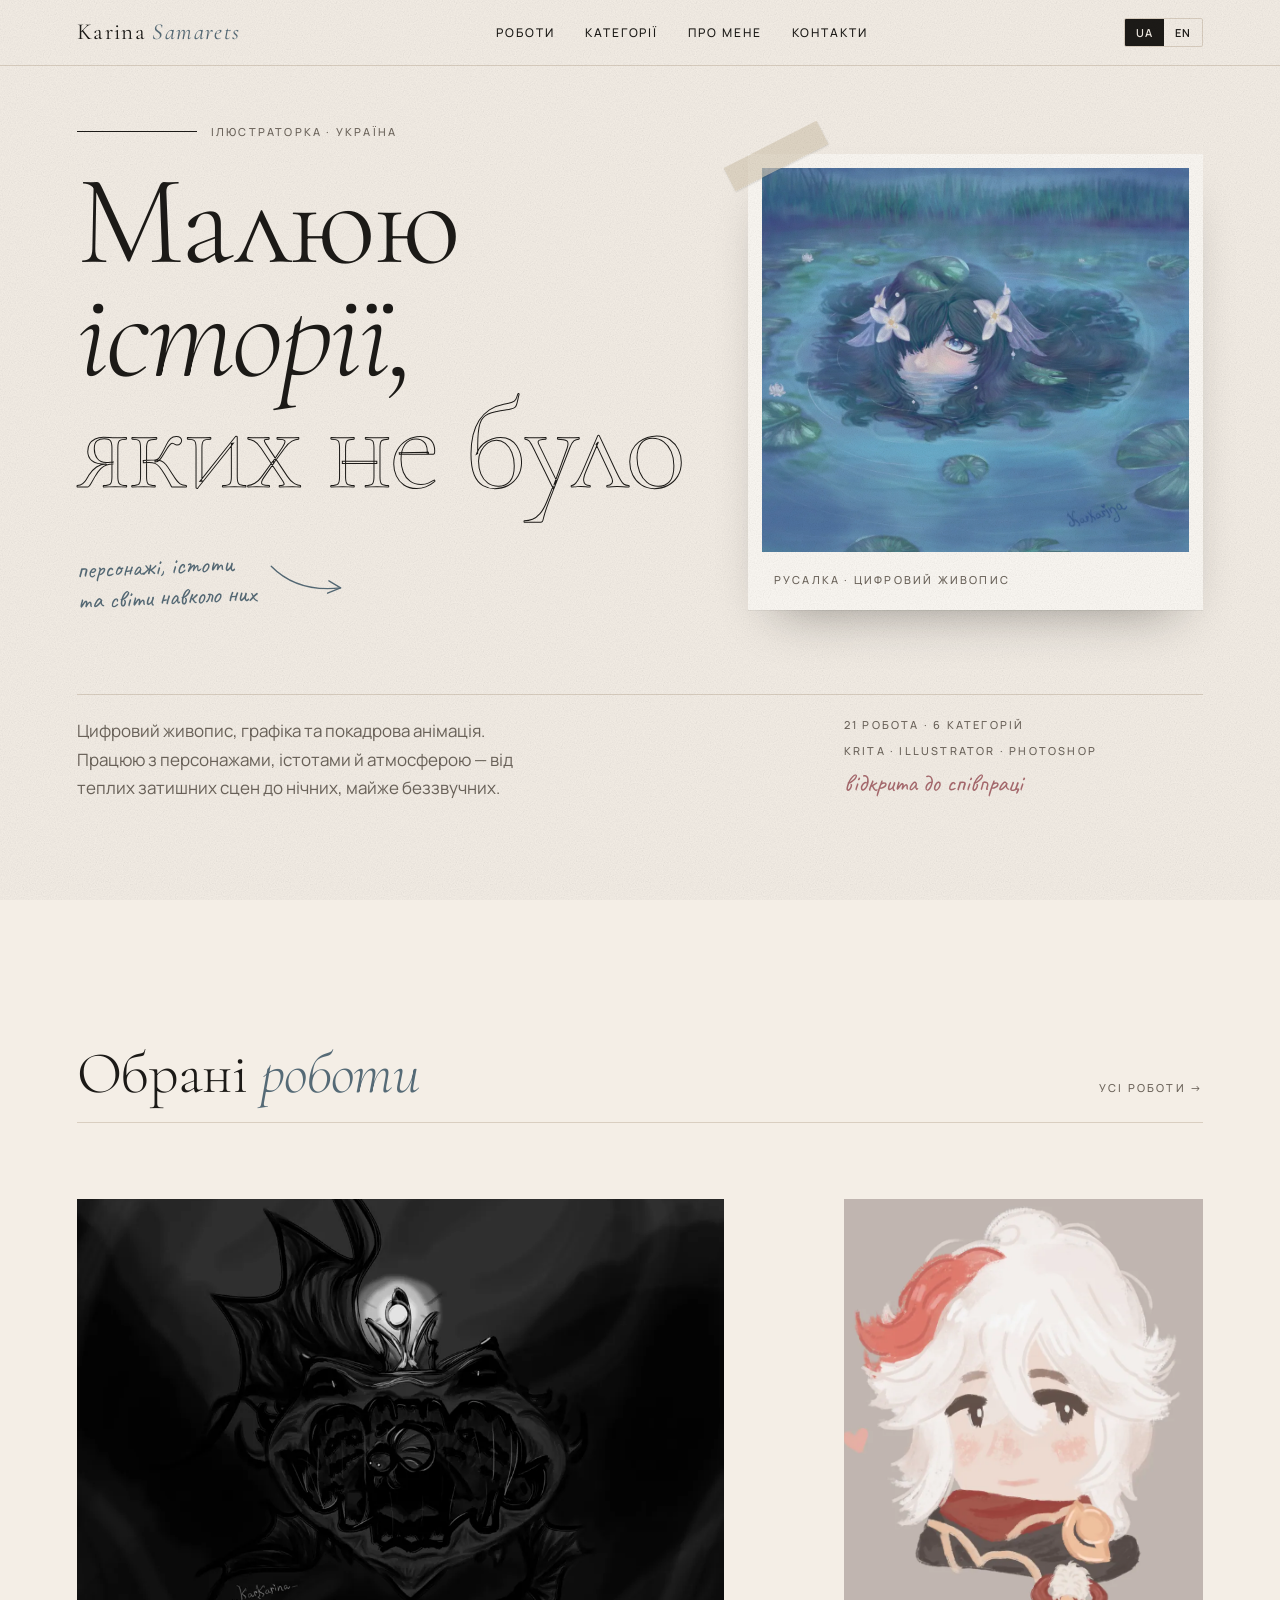
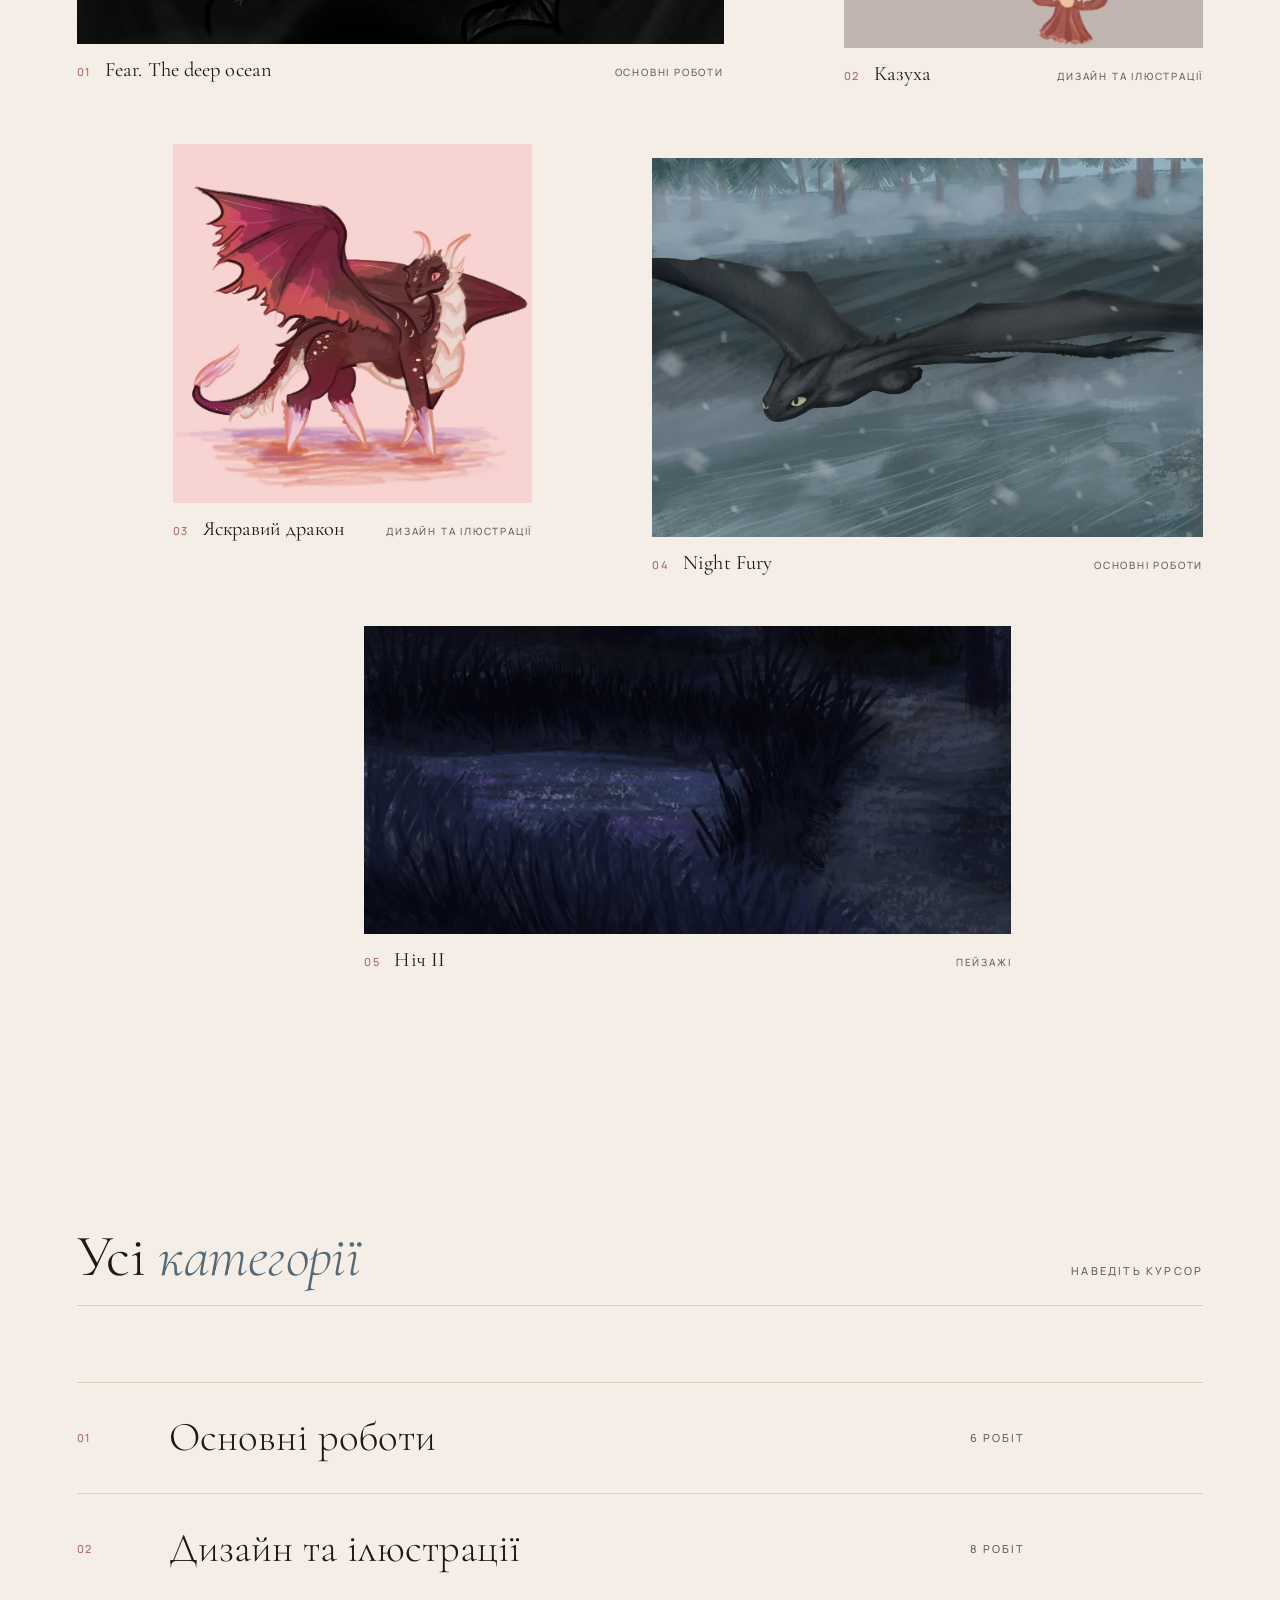
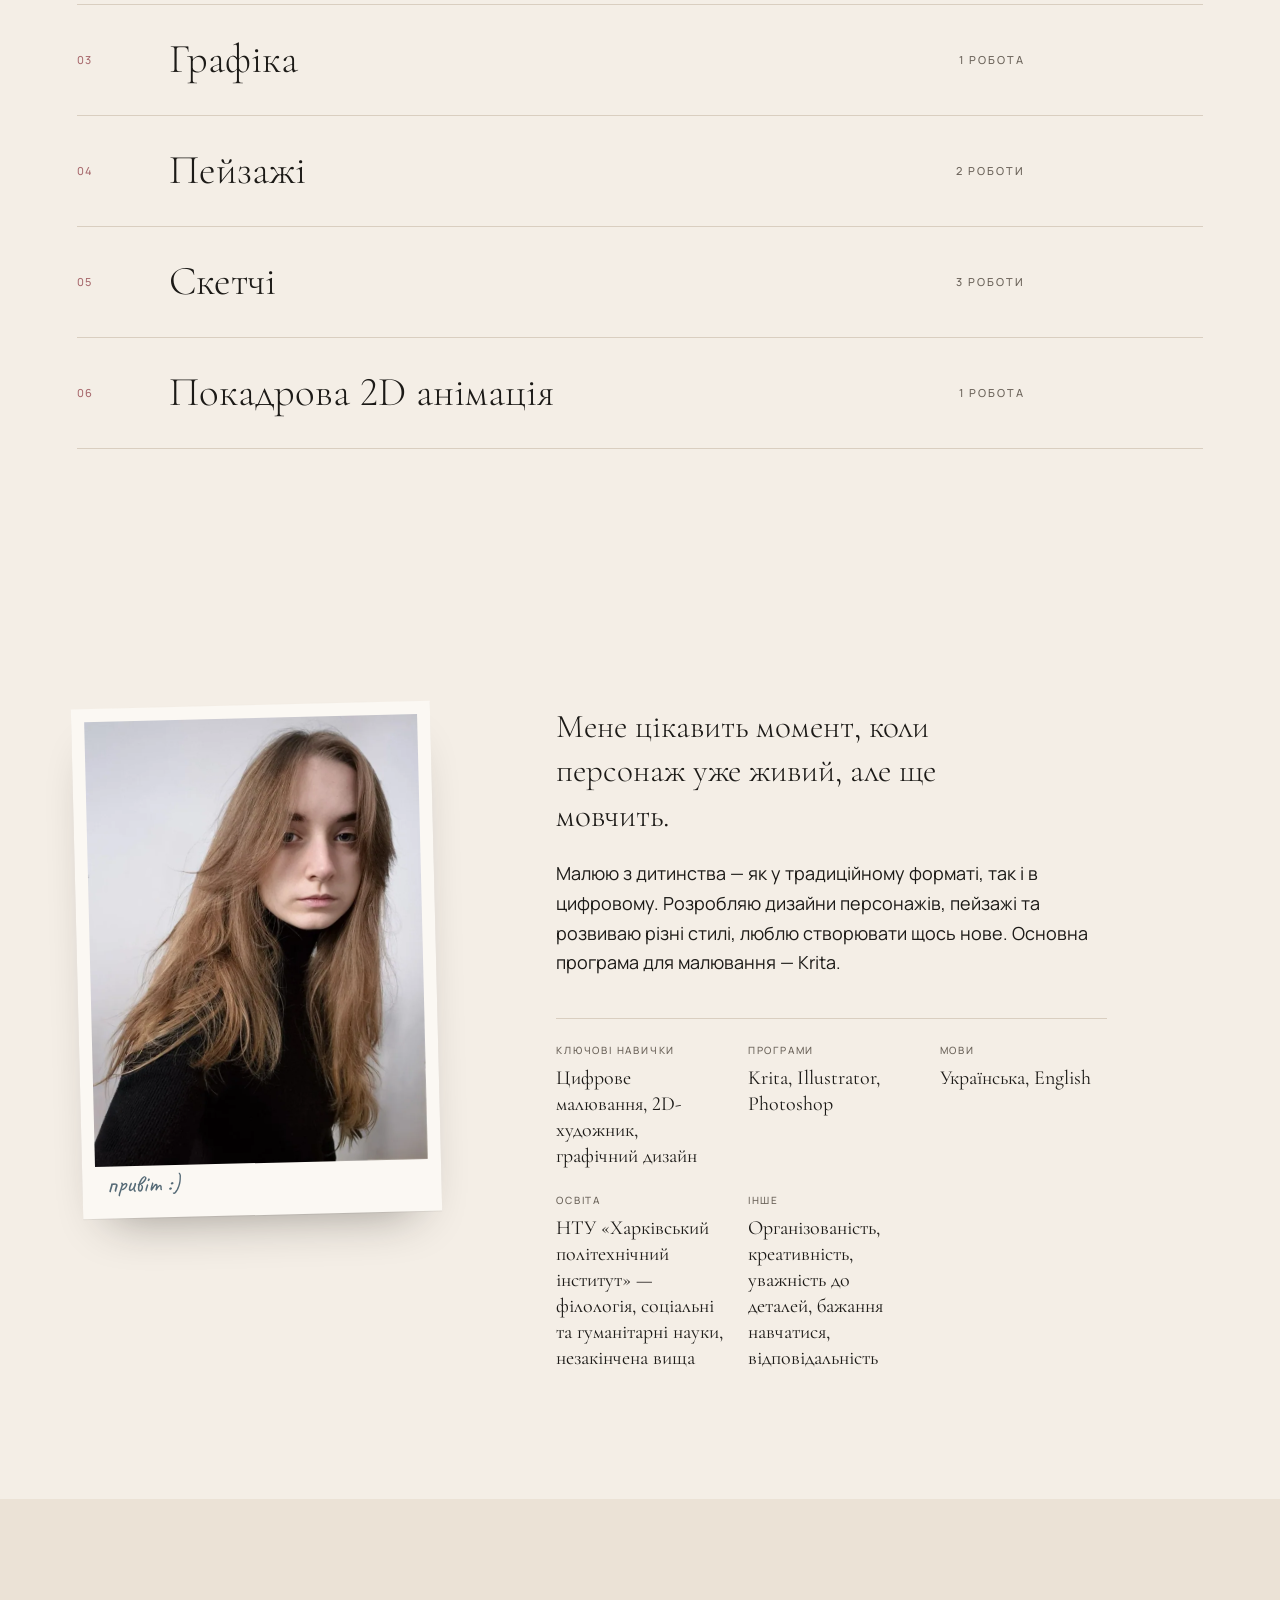
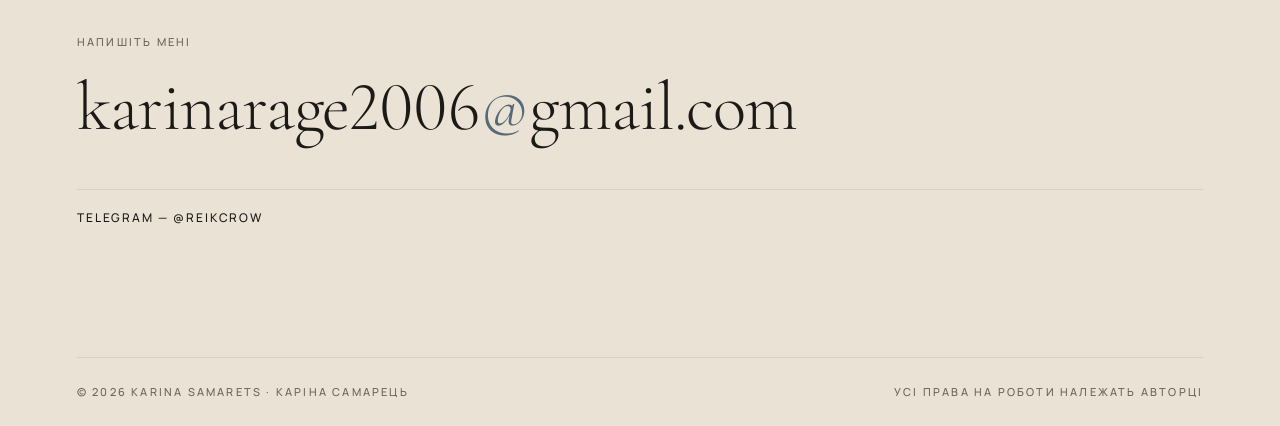
<file: index.html>
<!DOCTYPE html>
<html lang="uk">
<head>
<meta charset="utf-8">
<meta name="viewport" content="width=device-width, initial-scale=1">
<title>Karina Samarets — ілюстрація</title>
<meta name="description" content="Портфоліо ілюстраторки Каріни Самарець: цифровий живопис, графіка та покадрова 2D-анімація.">
<meta property="og:title" content="Karina Samarets — ілюстрація">
<meta property="og:description" content="Цифровий живопис, графіка та покадрова 2D-анімація.">
<meta property="og:image" content="img/web/rusalka-1000.webp">
<meta property="og:type" content="website">
<link rel="icon" href="img/web/iaskravyi-drakon-1000.webp">
<link rel="preconnect" href="https://fonts.googleapis.com">
<link rel="preconnect" href="https://fonts.gstatic.com" crossorigin>
<link href="https://fonts.googleapis.com/css2?family=Cormorant+Garamond:ital,wght@0,300;0,400;0,500;1,300;1,400&family=Manrope:wght@400;500;600;700&family=Caveat:wght@400;500;600&display=swap" rel="stylesheet">
<link rel="stylesheet" href="assets/css/site.css">
</head>
<body>

<a class="skip" href="#main" data-i18n="skip">До основного вмісту</a>

<header>
  <div class="wrap hdr">
    <a class="mark" href="index.html">Karina <span>Samarets</span></a>
    <nav>
      <a href="works.html" data-i18n="nav.works">Роботи</a>
      <a href="#cats-section" data-i18n="nav.cats">Категорії</a>
      <a href="about.html" data-i18n="nav.about">Про мене</a>
      <a href="#contact" data-i18n="nav.contact">Контакти</a>
    </nav>
    <div class="lang">
      <button type="button" data-lang="uk" aria-current="true">UA</button>
      <button type="button" data-lang="en" aria-current="false">EN</button>
    </div>
  </div>
</header>

<main id="main">

  <div class="wrap hero">
    <div class="hero-grid">
      <div class="hero-type">
        <div class="eyebrow">
          <span class="line"></span>
          <span class="micro" data-i18n="hero.eyebrow">Ілюстраторка · Україна</span>
        </div>
        <h1 data-i18n="hero.title">Малюю<br><em>історії,</em><br><span class="out">яких не було</span></h1>
        <div class="note-inline">
          <span class="hand" data-i18n="hero.note">персонажі, істоти<br>та світи навколо них</span>
          <svg class="arrow" viewBox="0 0 80 40" fill="none" stroke="currentColor" stroke-width="1.4" aria-hidden="true">
            <path d="M2 6c18 20 42 28 72 26" stroke-linecap="round"/>
            <path d="M62 24l12 8-14 5" stroke-linecap="round" stroke-linejoin="round"/>
          </svg>
        </div>
      </div>
      <div class="hero-img">
        <span class="tape" aria-hidden="true"></span>
        <figure class="frame">
          <img src="img/web/rusalka-1000.webp" width="3482" height="3130" style="aspect-ratio:1/.9" alt="Русалка" fetchpriority="high">
          <figcaption class="micro" data-i18n="hero.caption">Русалка · цифровий живопис</figcaption>
        </figure>
      </div>
    </div>
    <div class="hero-foot">
      <p data-i18n="hero.lead">Цифровий живопис, графіка та покадрова анімація.</p>
      <div class="meta">
        <span class="micro" data-count></span>
        <span class="micro" data-i18n="hero.tools">Krita · Illustrator · Photoshop</span>
        <span class="hand" style="color:var(--clay)" data-i18n="hero.open">відкрита до співпраці</span>
      </div>
    </div>
  </div>

  <div class="wrap">
    <section>
      <div class="sec-head">
        <h2 data-i18n="featured.title">Обрані <em>роботи</em></h2>
        <a class="micro" href="works.html" data-i18n="featured.all">Усі роботи →</a>
      </div>
      <div class="works works--featured" id="featured"></div>
    </section>
  </div>

  <div class="wrap" id="cats-section">
    <section>
      <div class="sec-head">
        <h2 data-i18n="cats.title">Усі <em>категорії</em></h2>
        <span class="micro" data-i18n="cats.hint">наведіть курсор</span>
      </div>
      <div class="cats" id="cats"></div>
    </section>
  </div>

  <div class="wrap">
    <section class="about">
      <div class="portrait">
        <figure class="frame">
          <img src="img/me.webp" width="960" height="1280" alt="Karina Samarets" loading="lazy">
          <figcaption data-i18n="about.hi">привіт :)</figcaption>
        </figure>
      </div>
      <div class="txt">
        <p class="lead" data-i18n="about.lead">Мене цікавить момент, коли персонаж уже живий, але ще мовчить.</p>
        <p data-i18n="about.p1"></p>
        <div class="facts">
          <div><span class="k" data-i18n="about.k1"></span><span class="v" data-i18n="about.v1"></span></div>
          <div><span class="k" data-i18n="about.k2"></span><span class="v" data-i18n="about.v2"></span></div>
          <div><span class="k" data-i18n="about.k5"></span><span class="v" data-i18n="about.v5"></span></div>
          <div><span class="k" data-i18n="about.k4"></span><span class="v" data-i18n="about.v4"></span></div>
          <div><span class="k" data-i18n="about.k3"></span><span class="v" data-i18n="about.v3"></span></div>
        </div>
      </div>
    </section>
  </div>

  <div class="contact" id="contact">
    <div class="wrap">
      <section>
        <span class="micro" data-i18n="contact.eyebrow">Напишіть мені</span><br>
        <a href="mailto:karinarage2006@gmail.com" class="big">karinarage2006<em>@</em>gmail.com</a>
        <div class="socials">
          <a href="https://t.me/reikcrow" rel="me noopener" target="_blank">Telegram — @reikcrow</a>
        </div>
      </section>
      <footer>
        <span class="micro">© 2026 Karina Samarets · Каріна Самарець</span>
        <span class="micro" data-i18n="contact.rights">Усі права на роботи належать авторці</span>
      </footer>
    </div>
  </div>

</main>

<div class="lb" id="lightbox" role="dialog" aria-modal="true">
  <button class="x" type="button" data-i18n-label="lb.close">✕</button>
  <div class="lb-in">
    <div class="side">
      <span class="micro lb-meta"></span>
      <h3></h3>
      <span class="micro lb-spec"></span>
      <p class="lb-blurb"></p>
      <div class="nav">
        <button class="prev" type="button" data-i18n-label="lb.prev">←</button>
        <button class="next" type="button" data-i18n-label="lb.next">→</button>
      </div>
    </div>
    <figure><img alt=""></figure>
  </div>
</div>

<script src="assets/js/data.js"></script>
<script src="assets/js/i18n.js"></script>
<script src="assets/js/site.js"></script>
</body>
</html>
</file>
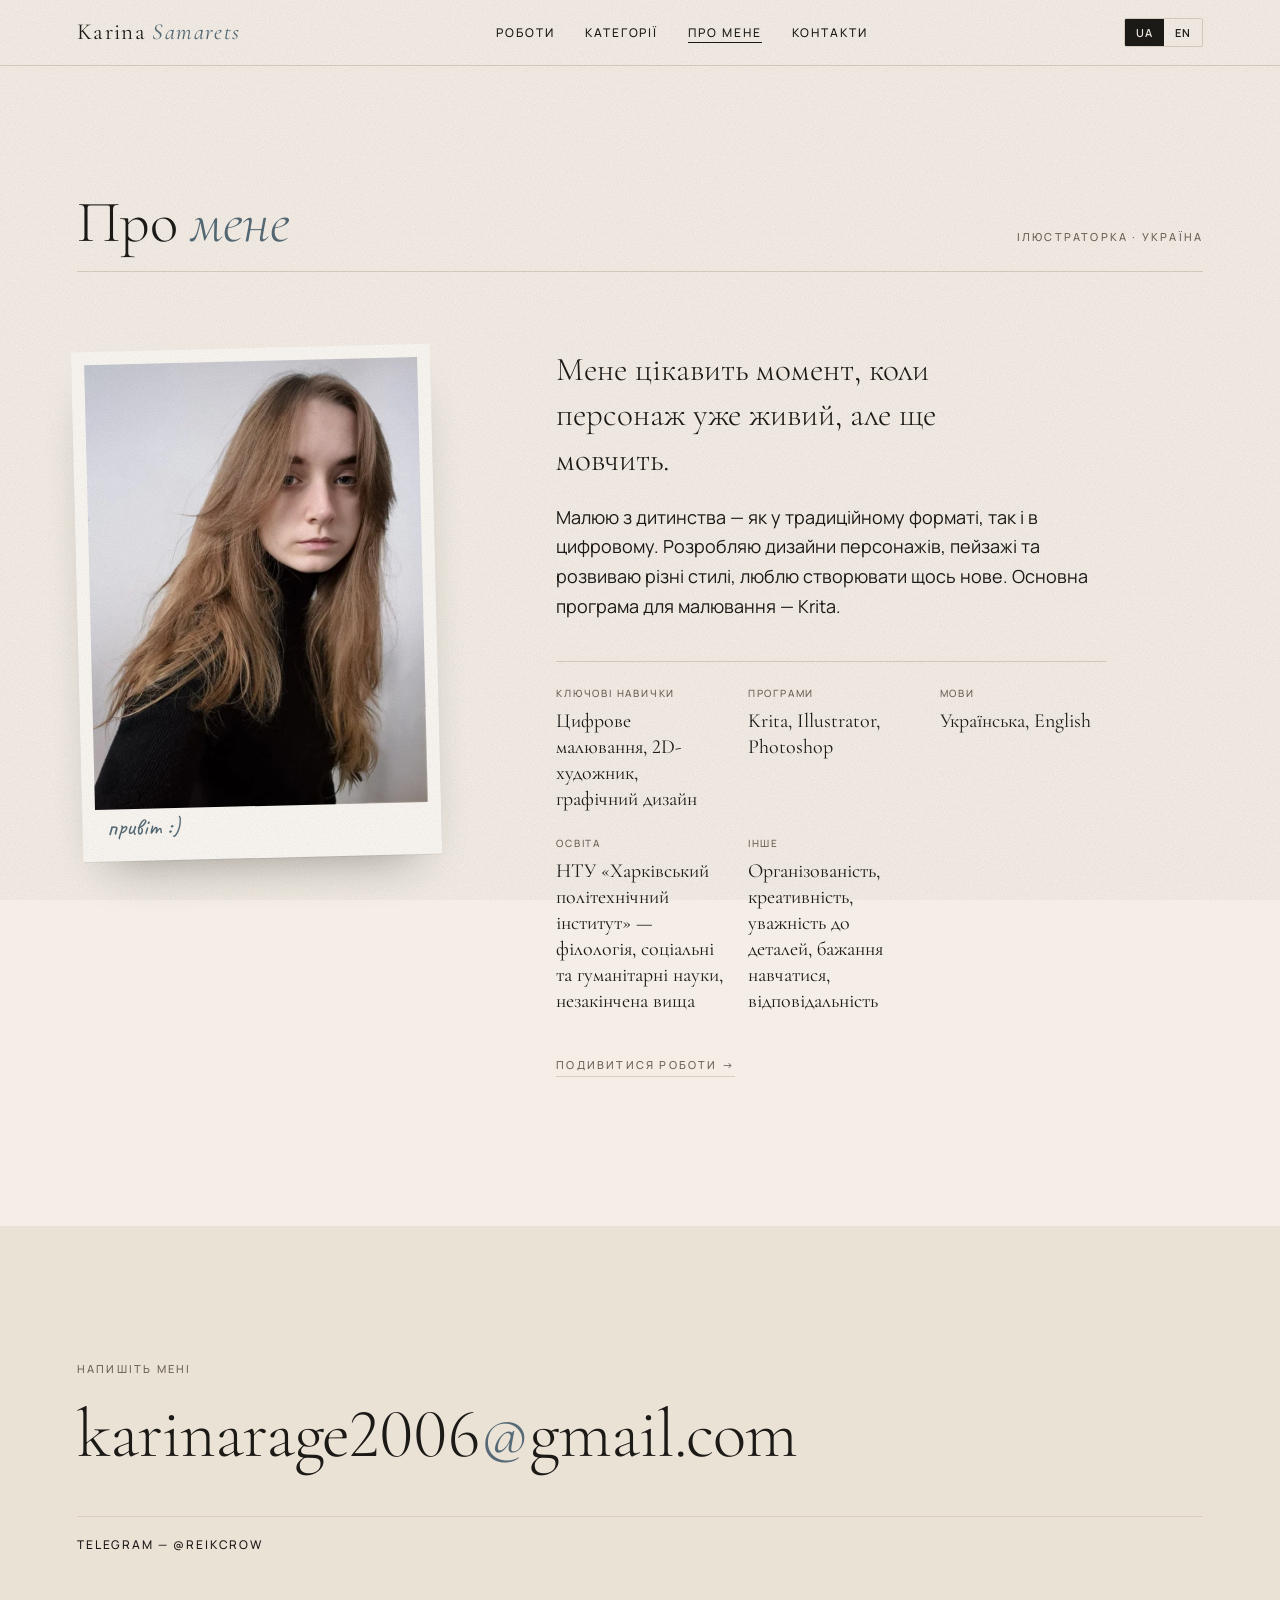
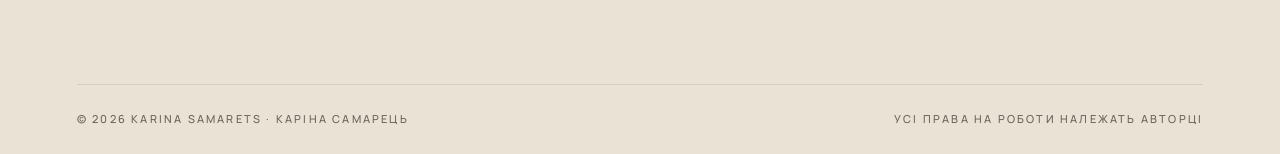
<file: about.html>
<!DOCTYPE html>
<html lang="uk">
<head>
<meta charset="utf-8">
<meta name="viewport" content="width=device-width, initial-scale=1">
<title>Про мене — Karina Samarets</title>
<meta name="description" content="Каріна Самарець — ілюстраторка з України. Цифровий живопис, графіка, покадрова 2D-анімація.">
<link rel="icon" href="img/web/iaskravyi-drakon-1000.webp">
<link rel="preconnect" href="https://fonts.googleapis.com">
<link rel="preconnect" href="https://fonts.gstatic.com" crossorigin>
<link href="https://fonts.googleapis.com/css2?family=Cormorant+Garamond:ital,wght@0,300;0,400;0,500;1,300;1,400&family=Manrope:wght@400;500;600;700&family=Caveat:wght@400;500;600&display=swap" rel="stylesheet">
<link rel="stylesheet" href="assets/css/site.css">
</head>
<body>

<a class="skip" href="#main" data-i18n="skip">До основного вмісту</a>

<header>
  <div class="wrap hdr">
    <a class="mark" href="index.html">Karina <span>Samarets</span></a>
    <nav>
      <a href="works.html" data-i18n="nav.works">Роботи</a>
      <a href="index.html#cats-section" data-i18n="nav.cats">Категорії</a>
      <a href="about.html" aria-current="page" data-i18n="nav.about">Про мене</a>
      <a href="index.html#contact" data-i18n="nav.contact">Контакти</a>
    </nav>
    <div class="lang">
      <button type="button" data-lang="uk" aria-current="true">UA</button>
      <button type="button" data-lang="en" aria-current="false">EN</button>
    </div>
  </div>
</header>

<main id="main">
  <div class="wrap">
    <section>
      <div class="sec-head">
        <h2 data-i18n="about.title">Про <em>мене</em></h2>
        <span class="micro" data-i18n="hero.eyebrow">Ілюстраторка · Україна · з 2019</span>
      </div>

      <div class="about">
        <div class="portrait">
          <figure class="frame">
            <img src="img/me.webp" width="960" height="1280" alt="Karina Samarets">
            <figcaption data-i18n="about.hi">привіт :)</figcaption>
          </figure>
        </div>
        <div class="txt">
          <p class="lead" data-i18n="about.lead"></p>
          <p data-i18n="about.p1"></p>
          <div class="facts">
            <div><span class="k" data-i18n="about.k1"></span><span class="v" data-i18n="about.v1"></span></div>
            <div><span class="k" data-i18n="about.k2"></span><span class="v" data-i18n="about.v2"></span></div>
            <div><span class="k" data-i18n="about.k5"></span><span class="v" data-i18n="about.v5"></span></div>
            <div><span class="k" data-i18n="about.k4"></span><span class="v" data-i18n="about.v4"></span></div>
            <div><span class="k" data-i18n="about.k3"></span><span class="v" data-i18n="about.v3"></span></div>
          </div>
          <p style="margin-top:34px">
            <a class="micro" href="works.html" style="border-bottom:1px solid var(--rule);padding-bottom:4px" data-i18n="about.more">Подивитися роботи →</a>
          </p>
        </div>
      </div>
    </section>
  </div>

  <div class="contact">
    <div class="wrap">
      <section>
        <span class="micro" data-i18n="contact.eyebrow">Напишіть мені</span><br>
        <a href="mailto:karinarage2006@gmail.com" class="big">karinarage2006<em>@</em>gmail.com</a>
        <div class="socials">
          <a href="https://t.me/reikcrow" rel="me noopener" target="_blank">Telegram — @reikcrow</a>
        </div>
      </section>
      <footer>
        <span class="micro">© 2026 Karina Samarets · Каріна Самарець</span>
        <span class="micro" data-i18n="contact.rights">Усі права на роботи належать авторці</span>
      </footer>
    </div>
  </div>
</main>

<script src="assets/js/data.js"></script>
<script src="assets/js/i18n.js"></script>
<script src="assets/js/site.js"></script>
</body>
</html>
</file>
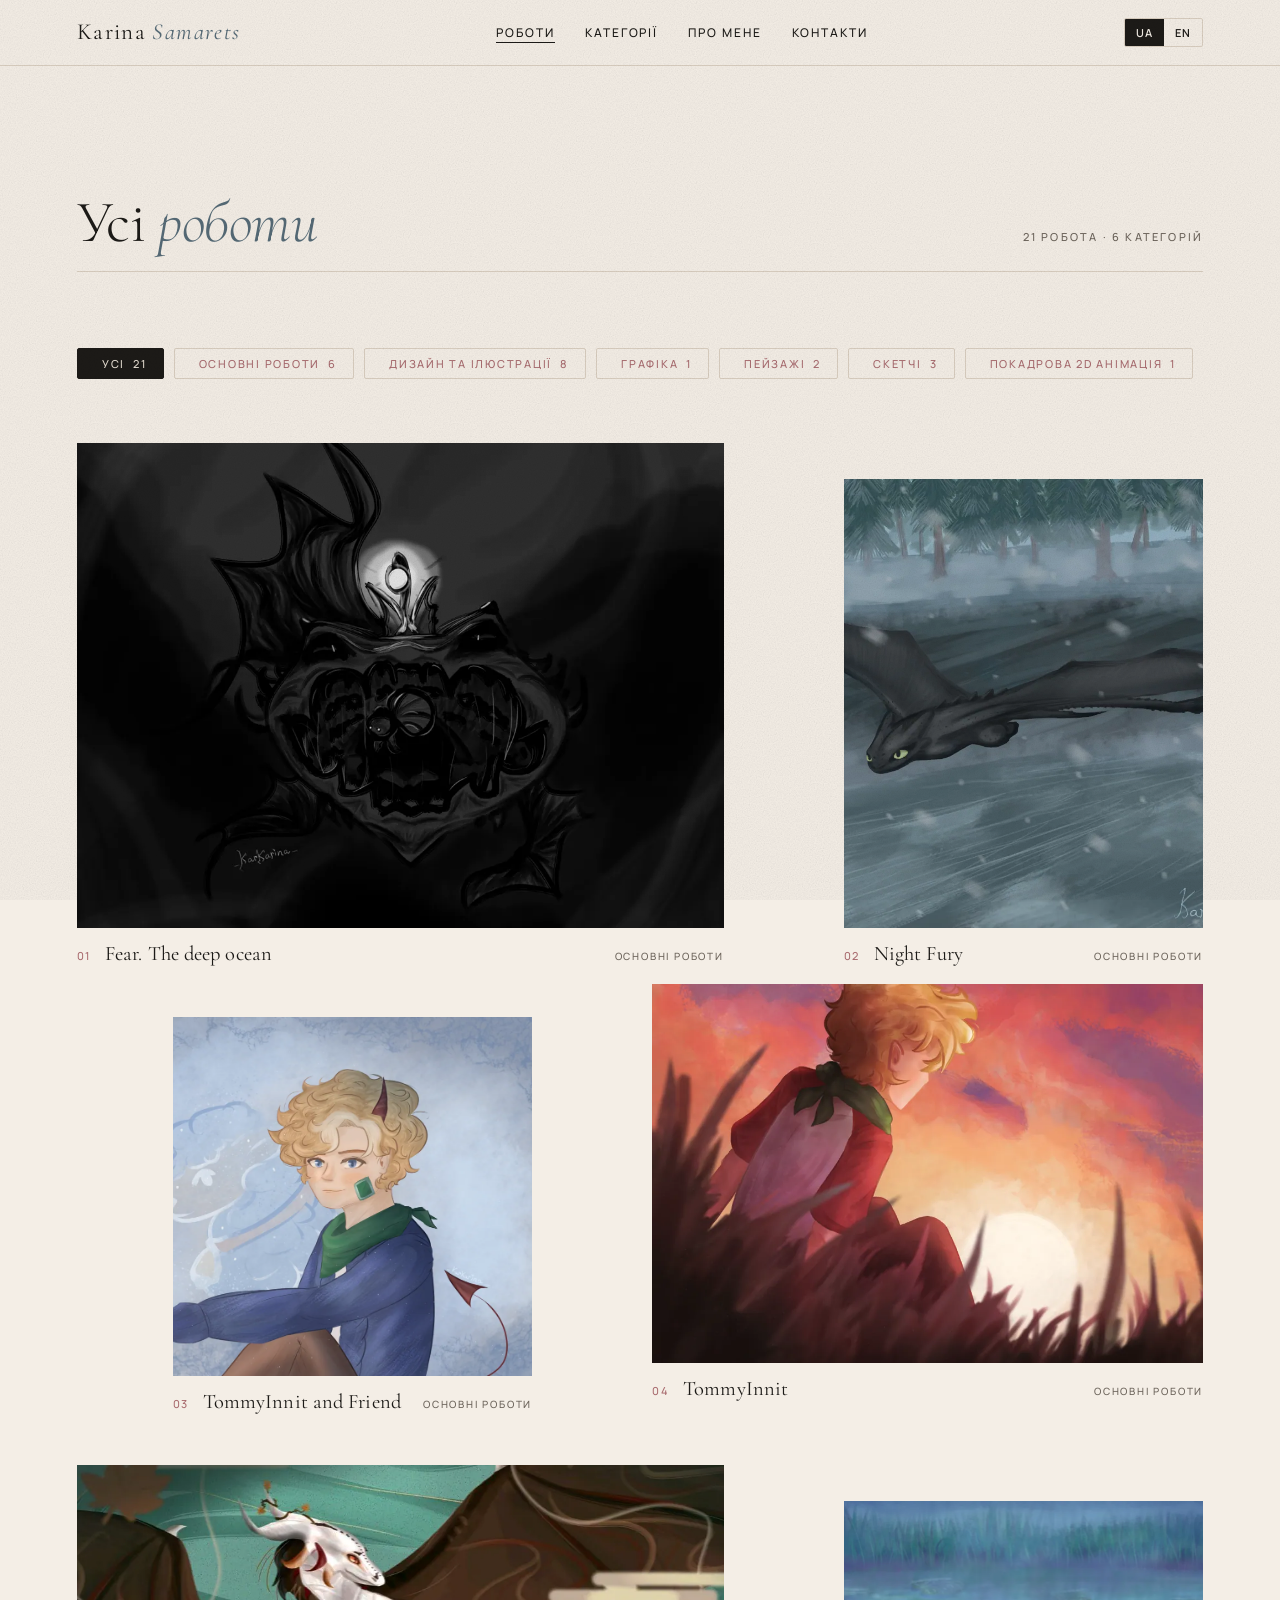
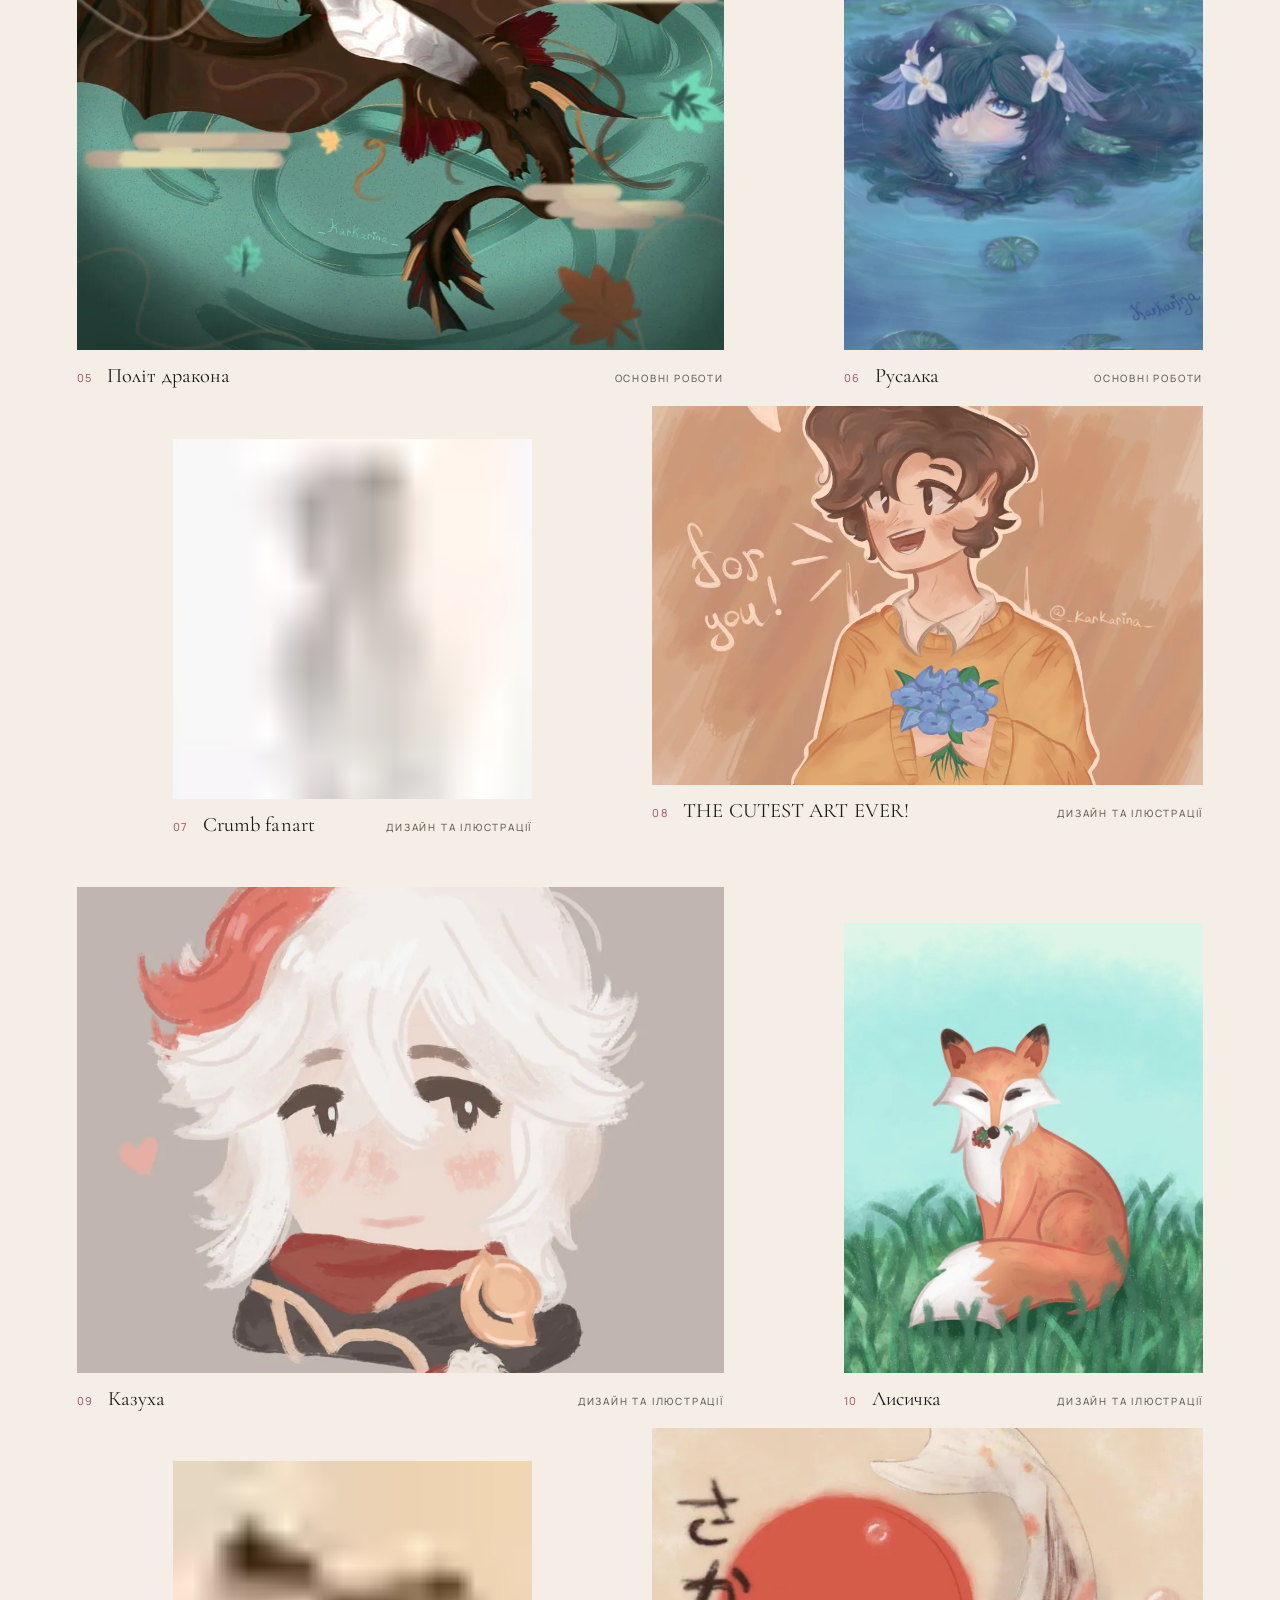
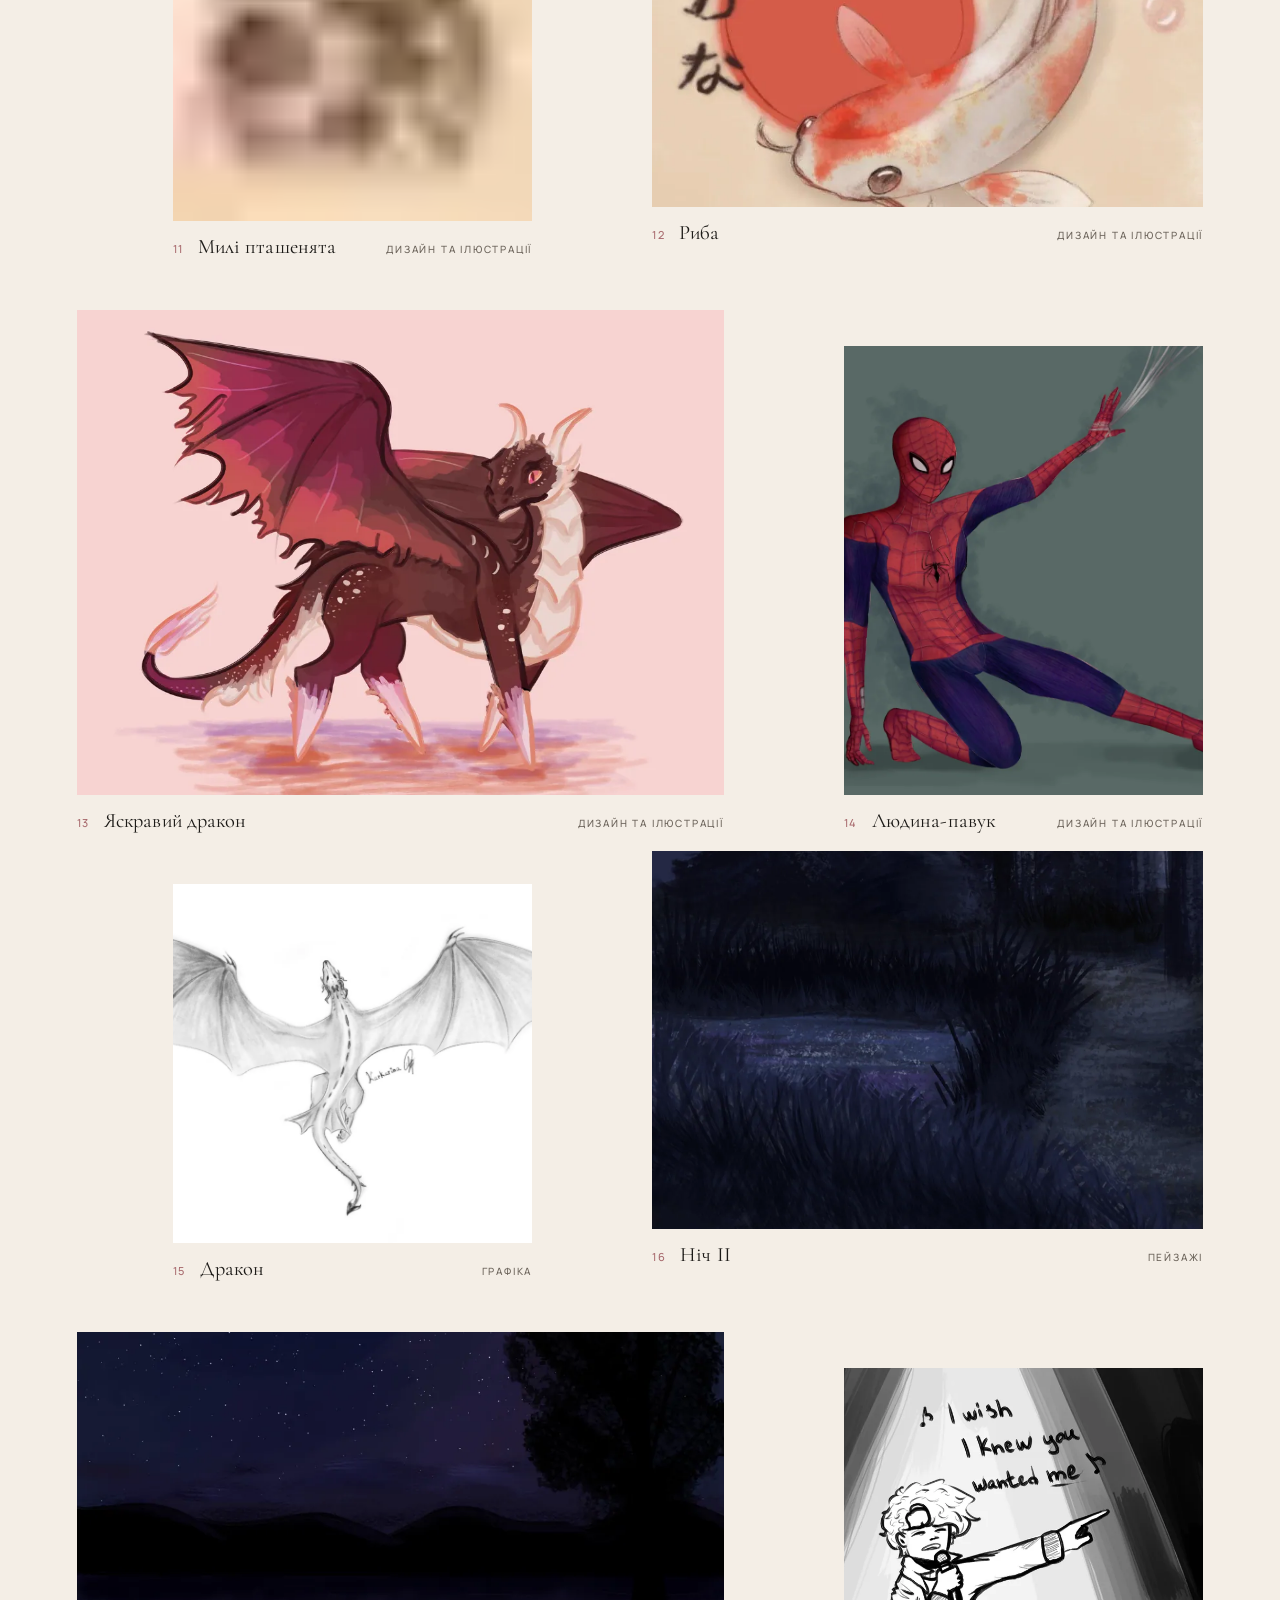
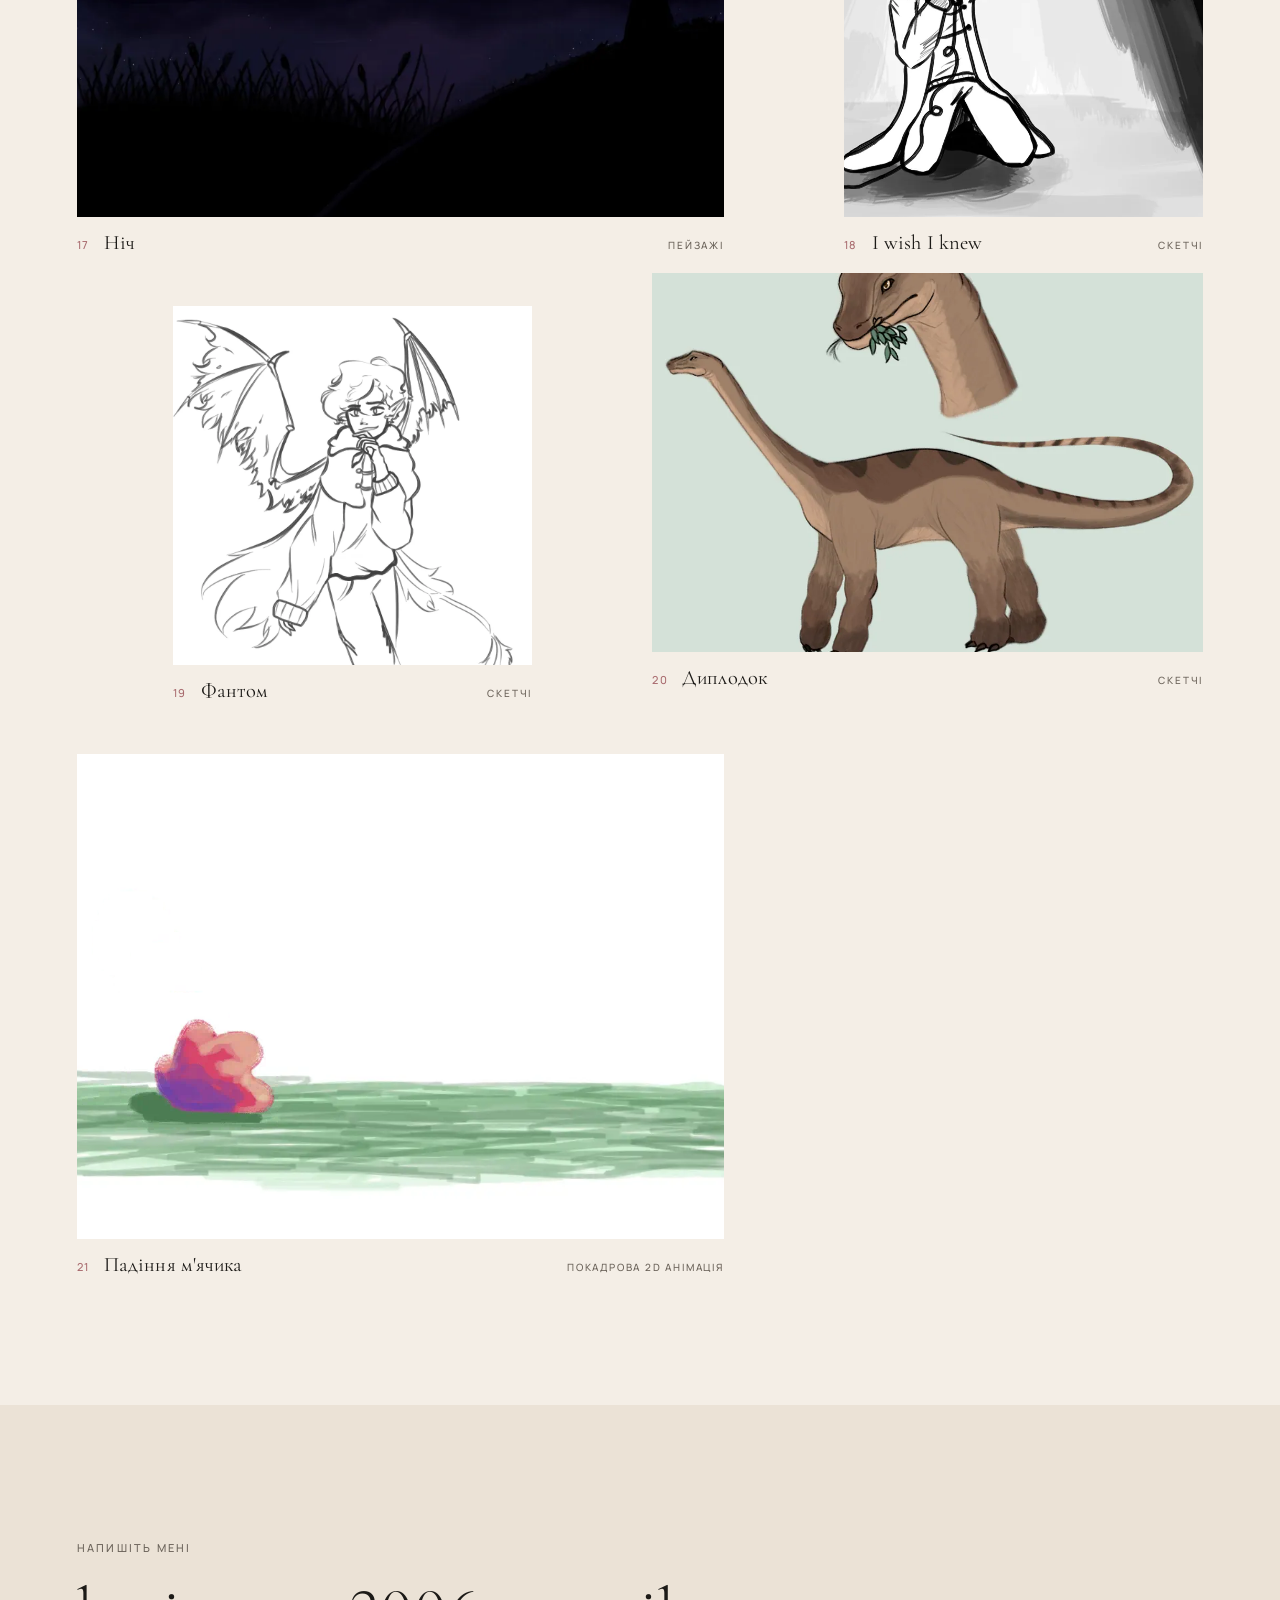
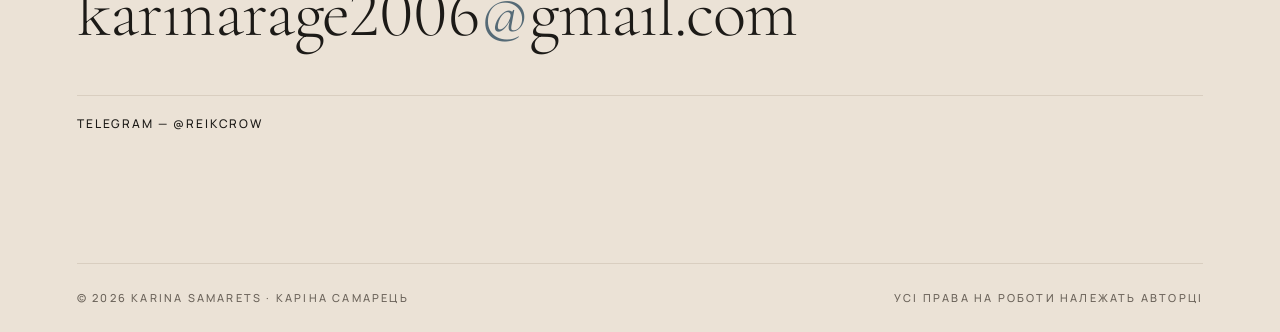
<file: works.html>
<!DOCTYPE html>
<html lang="uk">
<head>
<meta charset="utf-8">
<meta name="viewport" content="width=device-width, initial-scale=1">
<title>Роботи — Karina Samarets</title>
<meta name="description" content="Усі роботи Каріни Самарець: основні роботи, ілюстрації, графіка, пейзажі, скетчі та покадрова 2D-анімація.">
<link rel="icon" href="img/web/iaskravyi-drakon-1000.webp">
<link rel="preconnect" href="https://fonts.googleapis.com">
<link rel="preconnect" href="https://fonts.gstatic.com" crossorigin>
<link href="https://fonts.googleapis.com/css2?family=Cormorant+Garamond:ital,wght@0,300;0,400;0,500;1,300;1,400&family=Manrope:wght@400;500;600;700&family=Caveat:wght@400;500;600&display=swap" rel="stylesheet">
<link rel="stylesheet" href="assets/css/site.css">
</head>
<body>

<a class="skip" href="#main" data-i18n="skip">До основного вмісту</a>

<header>
  <div class="wrap hdr">
    <a class="mark" href="index.html">Karina <span>Samarets</span></a>
    <nav>
      <a href="works.html" aria-current="page" data-i18n="nav.works">Роботи</a>
      <a href="index.html#cats-section" data-i18n="nav.cats">Категорії</a>
      <a href="about.html" data-i18n="nav.about">Про мене</a>
      <a href="index.html#contact" data-i18n="nav.contact">Контакти</a>
    </nav>
    <div class="lang">
      <button type="button" data-lang="uk" aria-current="true">UA</button>
      <button type="button" data-lang="en" aria-current="false">EN</button>
    </div>
  </div>
</header>

<main id="main">
  <div class="wrap">
    <section>
      <div class="sec-head">
        <h2 data-i18n="works.title">Усі <em>роботи</em></h2>
        <span class="micro" data-count></span>
      </div>
      <div class="filters" id="filters"></div>
      <div class="works works--all" id="grid"></div>
    </section>
  </div>

  <div class="contact">
    <div class="wrap">
      <section>
        <span class="micro" data-i18n="contact.eyebrow">Напишіть мені</span><br>
        <a href="mailto:karinarage2006@gmail.com" class="big">karinarage2006<em>@</em>gmail.com</a>
        <div class="socials">
          <a href="https://t.me/reikcrow" rel="me noopener" target="_blank">Telegram — @reikcrow</a>
        </div>
      </section>
      <footer>
        <span class="micro">© 2026 Karina Samarets · Каріна Самарець</span>
        <span class="micro" data-i18n="contact.rights">Усі права на роботи належать авторці</span>
      </footer>
    </div>
  </div>
</main>

<div class="lb" id="lightbox" role="dialog" aria-modal="true">
  <button class="x" type="button" data-i18n-label="lb.close">✕</button>
  <div class="lb-in">
    <div class="side">
      <span class="micro lb-meta"></span>
      <h3></h3>
      <span class="micro lb-spec"></span>
      <p class="lb-blurb"></p>
      <div class="nav">
        <button class="prev" type="button" data-i18n-label="lb.prev">←</button>
        <button class="next" type="button" data-i18n-label="lb.next">→</button>
      </div>
    </div>
    <figure><img alt=""></figure>
  </div>
</div>

<script src="assets/js/data.js"></script>
<script src="assets/js/i18n.js"></script>
<script src="assets/js/site.js"></script>
</body>
</html>
</file>
<file: assets/css/site.css>
:root{
  --paper:#F4EEE6;
  --paper-lit:#FBF8F3;
  --paper-deep:#EBE2D6;
  --ink:#1C1A17;
  --ink-soft:#6B635A;
  --rule:#D9CEC0;
  --slate:#556A76;
  --clay:#A86A6E;
  --night:#0D0E16;

  --display:"Cormorant Garamond",Georgia,serif;
  --ui:"Manrope",-apple-system,Segoe UI,sans-serif;
  --hand:"Caveat",cursive;

  --pad:clamp(20px,6vw,88px);
  --ease:cubic-bezier(.22,.61,.36,1);
}
*{box-sizing:border-box;margin:0;padding:0}
html{scroll-behavior:smooth}
body{
  background:var(--paper);color:var(--ink);font-family:var(--ui);
  font-size:16px;line-height:1.65;-webkit-font-smoothing:antialiased;
  overflow-x:hidden;
}
/* паперова зернистість — SVG-шум інлайном, а не растрова текстура */
body::before{
  content:"";position:fixed;inset:0;z-index:9999;pointer-events:none;opacity:.42;
  background-image:url("data:image/svg+xml;utf8,<svg xmlns='http://www.w3.org/2000/svg' width='180' height='180'><filter id='n'><feTurbulence type='fractalNoise' baseFrequency='.85' numOctaves='3'/><feColorMatrix type='saturate' values='0'/></filter><rect width='180' height='180' filter='url(%23n)' opacity='.5'/></svg>");
  mix-blend-mode:multiply;
}
img{display:block;max-width:100%}
a{color:inherit;text-decoration:none}
:focus-visible{outline:2px solid var(--slate);outline-offset:3px}

.wrap{max-width:1560px;margin:0 auto;padding-inline:var(--pad)}
.micro{font:500 11px/1.5 var(--ui);letter-spacing:.2em;text-transform:uppercase;color:var(--ink-soft)}
.hand{font-family:var(--hand);font-size:25px;line-height:1.25;color:var(--slate)}
.skip{position:absolute;left:-9999px}
.skip:focus{left:var(--pad);top:10px;z-index:200;background:var(--ink);color:var(--paper);padding:10px 16px}

/* ─────────── хедер ─────────── */
header{position:sticky;top:0;z-index:80;background:rgba(244,238,230,.86);backdrop-filter:blur(14px);
  border-bottom:1px solid var(--rule)}
.hdr{display:flex;align-items:center;justify-content:space-between;gap:24px;padding-block:18px}
.mark{font:400 23px/1 var(--display);letter-spacing:.06em;white-space:nowrap}
.mark span{font-style:italic;color:var(--slate)}
nav{display:flex;gap:30px;align-items:center}
nav a{font:500 12px/1 var(--ui);letter-spacing:.16em;text-transform:uppercase;position:relative;padding:4px 0}
nav a::after{content:"";position:absolute;left:0;right:100%;bottom:0;height:1px;background:var(--ink);
  transition:right .45s var(--ease)}
nav a:hover::after,nav a[aria-current="page"]::after{right:0}
.lang{border:1px solid var(--rule);border-radius:2px;display:flex;overflow:hidden}
.lang button{all:unset;padding:8px 11px;cursor:pointer;transition:background .3s,color .3s;
  font:600 11px/1 var(--ui);letter-spacing:.1em}
.lang button[aria-current="true"]{background:var(--ink);color:var(--paper)}

/* ─────────── герой ─────────── */
.hero{padding-block:clamp(32px,4.5vw,64px) clamp(56px,9vw,120px);position:relative}
.hero-grid{display:grid;grid-template-columns:repeat(12,1fr);gap:24px;align-items:start}
.hero-type{grid-column:1/9;grid-row:1;position:relative;z-index:2}
.eyebrow{display:flex;align-items:center;gap:14px;margin-bottom:26px}
.eyebrow .line{flex:1;max-width:120px;height:1px;background:var(--ink)}
h1{font-family:var(--display);font-weight:300;font-size:clamp(52px,10vw,150px);line-height:.88;
  letter-spacing:-.02em}
h1 em{font-style:italic;font-weight:300}
h1 .out{-webkit-text-stroke:1px var(--ink);color:transparent}
/* нотатка живе в порожньому полі під заголовком, ніколи поверх ілюстрації */
.note-inline{margin-top:clamp(28px,4vw,54px);display:flex;align-items:flex-start;gap:14px;
  transform:rotate(-2.5deg);transform-origin:left center;max-width:430px}
.note-inline .arrow{flex:none;width:76px;color:var(--slate);margin-top:14px}
.hero-img{grid-column:8/13;grid-row:1;position:relative;z-index:1;margin-top:30px}
.hero-foot{display:grid;grid-template-columns:repeat(12,1fr);gap:24px;margin-top:clamp(40px,6vw,86px);
  padding-top:22px;border-top:1px solid var(--rule)}
.hero-foot p{grid-column:1/6;font-size:17px;color:var(--ink-soft)}
.hero-foot .meta{grid-column:9/13;display:flex;flex-direction:column;gap:9px;align-items:flex-start}

/* паперова рамка — герой і портрет */
.frame{background:var(--paper-lit);padding:14px 14px 58px;position:relative;
  box-shadow:0 1px 0 rgba(28,26,23,.06),0 26px 50px -28px rgba(28,26,23,.45)}
.frame img{width:100%;height:auto;object-fit:cover}
.frame figcaption{position:absolute;left:26px;bottom:22px}
.tape{position:absolute;width:104px;height:26px;background:rgba(214,200,178,.62);
  box-shadow:0 1px 2px rgba(28,26,23,.14);z-index:3;top:-11px;left:-24px;transform:rotate(-27deg)}

/* ─────────── секції ─────────── */
section{padding-block:clamp(64px,10vw,140px)}
.sec-head{display:flex;align-items:baseline;justify-content:space-between;gap:24px;
  padding-bottom:18px;border-bottom:1px solid var(--rule);margin-bottom:clamp(40px,6vw,76px)}
.sec-head h2{font:300 clamp(30px,4.6vw,62px)/1 var(--display);letter-spacing:-.01em}
.sec-head h2 em{font-style:italic;color:var(--slate)}

/* ─────────── сітка робіт ─────────── */
.works{display:grid;grid-template-columns:repeat(12,1fr);gap:clamp(28px,4vw,64px) 24px}
.w{position:relative}
.w-img{overflow:hidden;background:var(--paper-deep) center/cover;position:relative;display:block}
.w-img img{width:100%;height:100%;object-fit:cover;transition:transform 1.1s var(--ease),opacity .6s}
.w-img img[data-loading]{opacity:0}
.w:hover .w-img img{transform:scale(1.035)}
.w-cap{display:flex;gap:14px;align-items:baseline;margin-top:14px}
.w-num{font:500 11px/1 var(--ui);letter-spacing:.14em;color:var(--clay);padding-top:3px}
.w-cap h3{font:400 clamp(19px,1.6vw,26px)/1.15 var(--display);letter-spacing:.005em;flex:1}
.w-cat{font:500 10px/1 var(--ui);letter-spacing:.18em;text-transform:uppercase;color:var(--ink-soft);
  white-space:nowrap;padding-top:6px}

/* «зламана» сітка головної: різна ширина + вертикальні зсуви.
   Перший рядок — запас на випадок, якщо обраних стане більше пʼяти */
.works--featured .w{grid-column:span 6}
.works--featured .w .w-img{aspect-ratio:4/3}
.works--featured .w:nth-child(1){grid-column:1/8}
.works--featured .w:nth-child(1) .w-img{aspect-ratio:16/11}
.works--featured .w:nth-child(2){grid-column:9/13;align-self:end;padding-bottom:6%}
.works--featured .w:nth-child(2) .w-img{aspect-ratio:4/5}
.works--featured .w:nth-child(3){grid-column:2/6;margin-top:-4%}
.works--featured .w:nth-child(3) .w-img{aspect-ratio:1/1}
.works--featured .w:nth-child(4){grid-column:7/13}
.works--featured .w:nth-child(4) .w-img{aspect-ratio:16/11}
.works--featured .w:nth-child(5){grid-column:4/11}
.works--featured .w:nth-child(5) .w-img{aspect-ratio:21/10}

/* сітка «всі роботи»: ритм 7-5 / 5-7 зі зсувом, щоб не читалось як стрічка */
.works--all .w{grid-column:span 6}
.works--all .w .w-img{aspect-ratio:4/3}
.works--all .w:nth-child(4n+1){grid-column:1/8}
.works--all .w:nth-child(4n+2){grid-column:9/13;align-self:end}
.works--all .w:nth-child(4n+2) .w-img{aspect-ratio:4/5}
.works--all .w:nth-child(4n+3){grid-column:2/6}
.works--all .w:nth-child(4n+3) .w-img{aspect-ratio:1/1}
.works--all .w:nth-child(4n+4){grid-column:7/13;margin-top:-6%}
.works--all .w:nth-child(4n+4) .w-img{aspect-ratio:16/11}

.empty{grid-column:1/-1;padding:60px 0;text-align:center;color:var(--ink-soft)}

/* фільтр категорій */
.filters{display:flex;flex-wrap:wrap;gap:10px;margin-bottom:clamp(36px,5vw,64px)}
.filters button{all:unset;cursor:pointer;padding:9px 16px;border:1px solid var(--rule);border-radius:2px;
  font:500 11px/1 var(--ui);letter-spacing:.16em;text-transform:uppercase;transition:.3s}
.filters button:hover{border-color:var(--ink)}
.filters button[aria-pressed="true"]{background:var(--ink);color:var(--paper);border-color:var(--ink)}
.filters button span{color:var(--clay);margin-left:8px}
.filters button[aria-pressed="true"] span{color:var(--paper-deep)}

/* курсор-мазок */
.brush{position:fixed;z-index:200;pointer-events:none;width:38px;height:38px;border-radius:50%;
  background:var(--slate);display:grid;place-items:center;
  transform:translate(-50%,-50%) scale(0);transition:transform .35s var(--ease)}
.brush svg{width:19px;height:19px;stroke:var(--paper);fill:none;stroke-width:1.5}
.brush.on{transform:translate(-50%,-50%) scale(1)}

/* ─────────── список категорій ─────────── */
.cats{border-top:1px solid var(--rule)}
.cat{display:grid;grid-template-columns:64px 1fr auto 150px;gap:28px;align-items:center;
  padding:22px 0;border-bottom:1px solid var(--rule);transition:padding .5s var(--ease)}
.cat:hover{padding-left:20px}
.cat .n{font:500 11px/1 var(--ui);letter-spacing:.14em;color:var(--clay)}
.cat h3{font:300 clamp(24px,3.2vw,46px)/1.1 var(--display)}
.cat:hover h3{font-style:italic}
.cat .count{font:500 11px/1 var(--ui);letter-spacing:.18em;text-transform:uppercase;
  color:var(--ink-soft);white-space:nowrap}
.cat .thumb{height:66px;overflow:hidden;opacity:0;transform:translateX(-14px);
  transition:opacity .5s var(--ease),transform .5s var(--ease)}
.cat:hover .thumb{opacity:1;transform:none}
.cat .thumb img{height:66px;width:150px;object-fit:cover}

/* ─────────── про мене ─────────── */
.about{display:grid;grid-template-columns:repeat(12,1fr);gap:24px;align-items:start}
.about .portrait{grid-column:1/5}
.about .portrait .frame{padding:13px 13px 52px;transform:rotate(-1.4deg)}
.about .portrait img{aspect-ratio:3/4}
.about .portrait figcaption{font-family:var(--hand);font-size:25px;color:var(--slate);left:24px;bottom:12px}
.about .txt{grid-column:6/12}
.about .txt p{font-size:18px;margin-bottom:20px;max-width:56ch}
.about .txt p.lead{font:300 clamp(24px,2.6vw,34px)/1.35 var(--display);color:var(--ink);max-width:24ch}
.facts{display:grid;grid-template-columns:repeat(3,1fr);gap:24px;margin-top:40px;padding-top:24px;
  border-top:1px solid var(--rule)}
.facts div span{display:block}
.facts .k{font:500 10px/1.4 var(--ui);letter-spacing:.18em;text-transform:uppercase;
  color:var(--ink-soft);margin-bottom:8px}
.facts .v{font:400 20px/1.3 var(--display)}

/* ─────────── лайтбокс ─────────── */
.lb{position:fixed;inset:0;z-index:300;background:var(--night);color:#E9E2D6;
  padding:clamp(20px,4vw,54px);display:none;opacity:0;transition:opacity .35s var(--ease)}
.lb[open]{display:block}
.lb.shown{opacity:1}
.lb-in{height:100%;display:grid;grid-template-columns:repeat(12,1fr);grid-template-rows:1fr;
  gap:28px;align-items:stretch}
/* висоту задаємо явно й центруємо через object-fit: відсотковий max-height
   усередині auto-рядка ні від чого не рахується — високі роботи різало знизу */
.lb figure{grid-column:4/12;min-height:0;min-width:0}
.lb figure img{width:100%;height:100%;object-fit:contain}
.lb .side{grid-column:1/4;align-self:center;display:flex;flex-direction:column;gap:16px}
.lb h3{font:300 clamp(26px,2.6vw,38px)/1.05 var(--display)}
.lb .micro{color:#9A9287}
.lb p{font-size:15px;color:#A8A096;max-width:32ch}
.lb .nav{display:flex;gap:10px;margin-top:8px}
.lb .nav button{all:unset;cursor:pointer;width:42px;height:42px;border:1px solid #37343C;
  display:grid;place-items:center;font-size:17px;transition:.35s}
.lb .nav button:hover{background:#E9E2D6;color:var(--night)}
.lb .x{all:unset;cursor:pointer;position:absolute;top:clamp(14px,2vw,26px);right:clamp(14px,2vw,30px);
  font-size:22px;line-height:1;padding:8px;z-index:2}

/* ─────────── контакти й підвал ─────────── */
.contact{background:var(--paper-deep)}
.contact .big{font:300 clamp(30px,5.4vw,80px)/1.05 var(--display);letter-spacing:-.015em;
  display:inline-block;margin-top:18px;border-bottom:1px solid transparent;transition:border-color .4s}
.contact .big:hover{border-color:var(--ink)}
.contact .big em{font-style:italic;color:var(--slate)}
.socials{display:flex;gap:28px;flex-wrap:wrap;margin-top:44px;padding-top:22px;border-top:1px solid var(--rule)}
.socials a{font:500 12px/1 var(--ui);letter-spacing:.16em;text-transform:uppercase;
  border-bottom:1px solid transparent;padding-bottom:4px;transition:.3s}
.socials a:hover{border-color:var(--ink)}
footer{padding-block:26px;display:flex;justify-content:space-between;gap:20px;flex-wrap:wrap;
  border-top:1px solid var(--rule)}

/* ставимо після всіх правил із шорткатом font: він скидає font-variant-numeric,
   а без мінускульних цифер «2D» і «2006» виглядають зламаними */
h1,.mark,.sec-head h2,.w-cap h3,.cat h3,.cat .n,.w-num,.lb h3,.contact .big,.facts .v{
  font-variant-numeric:lining-nums;font-feature-settings:"lnum" 1,"onum" 0}

@media(max-width:1100px){
  .about .txt{grid-column:6/13}
  .cat{grid-template-columns:52px 1fr auto}
  .cat .thumb{display:none}
  .lb figure{grid-column:5/13}
  .lb .side{grid-column:1/5}
}
@media(max-width:900px){
  .hero-grid,.hero-foot,.about,.works{grid-template-columns:repeat(6,1fr)}
  .hero-type{grid-row:auto}
  .hero-type,.hero-foot p,.hero-foot .meta,.about .portrait,.about .txt{grid-column:1/-1}
  .hero-img{grid-column:1/-1;grid-row:auto;margin:34px 0 0}
  .works--featured .w,.works--all .w{grid-column:1/-1!important;margin:0;padding:0}
  .works--featured .w .w-img,.works--all .w .w-img{aspect-ratio:4/3}
  .note-inline{max-width:none}
  .about .portrait{max-width:340px;margin-bottom:34px}
  .facts{grid-template-columns:1fr}
  /* не ховаємо навігацію на телефоні — переносимо другим рядком хедера */
  .hdr{flex-wrap:wrap;row-gap:12px}
  nav{order:3;width:100%;gap:10px;justify-content:space-between;
      border-top:1px solid var(--rule);padding-top:12px}
  nav a{font-size:10px;letter-spacing:.1em}
  .lb-in{grid-template-columns:1fr;grid-template-rows:1fr auto;gap:18px}
  .lb figure,.lb .side{grid-column:1}
  .lb .side{gap:10px}
  .lb p{display:none}
}
@media(prefers-reduced-motion:reduce){*{transition:none!important;animation:none!important}}
</file>
